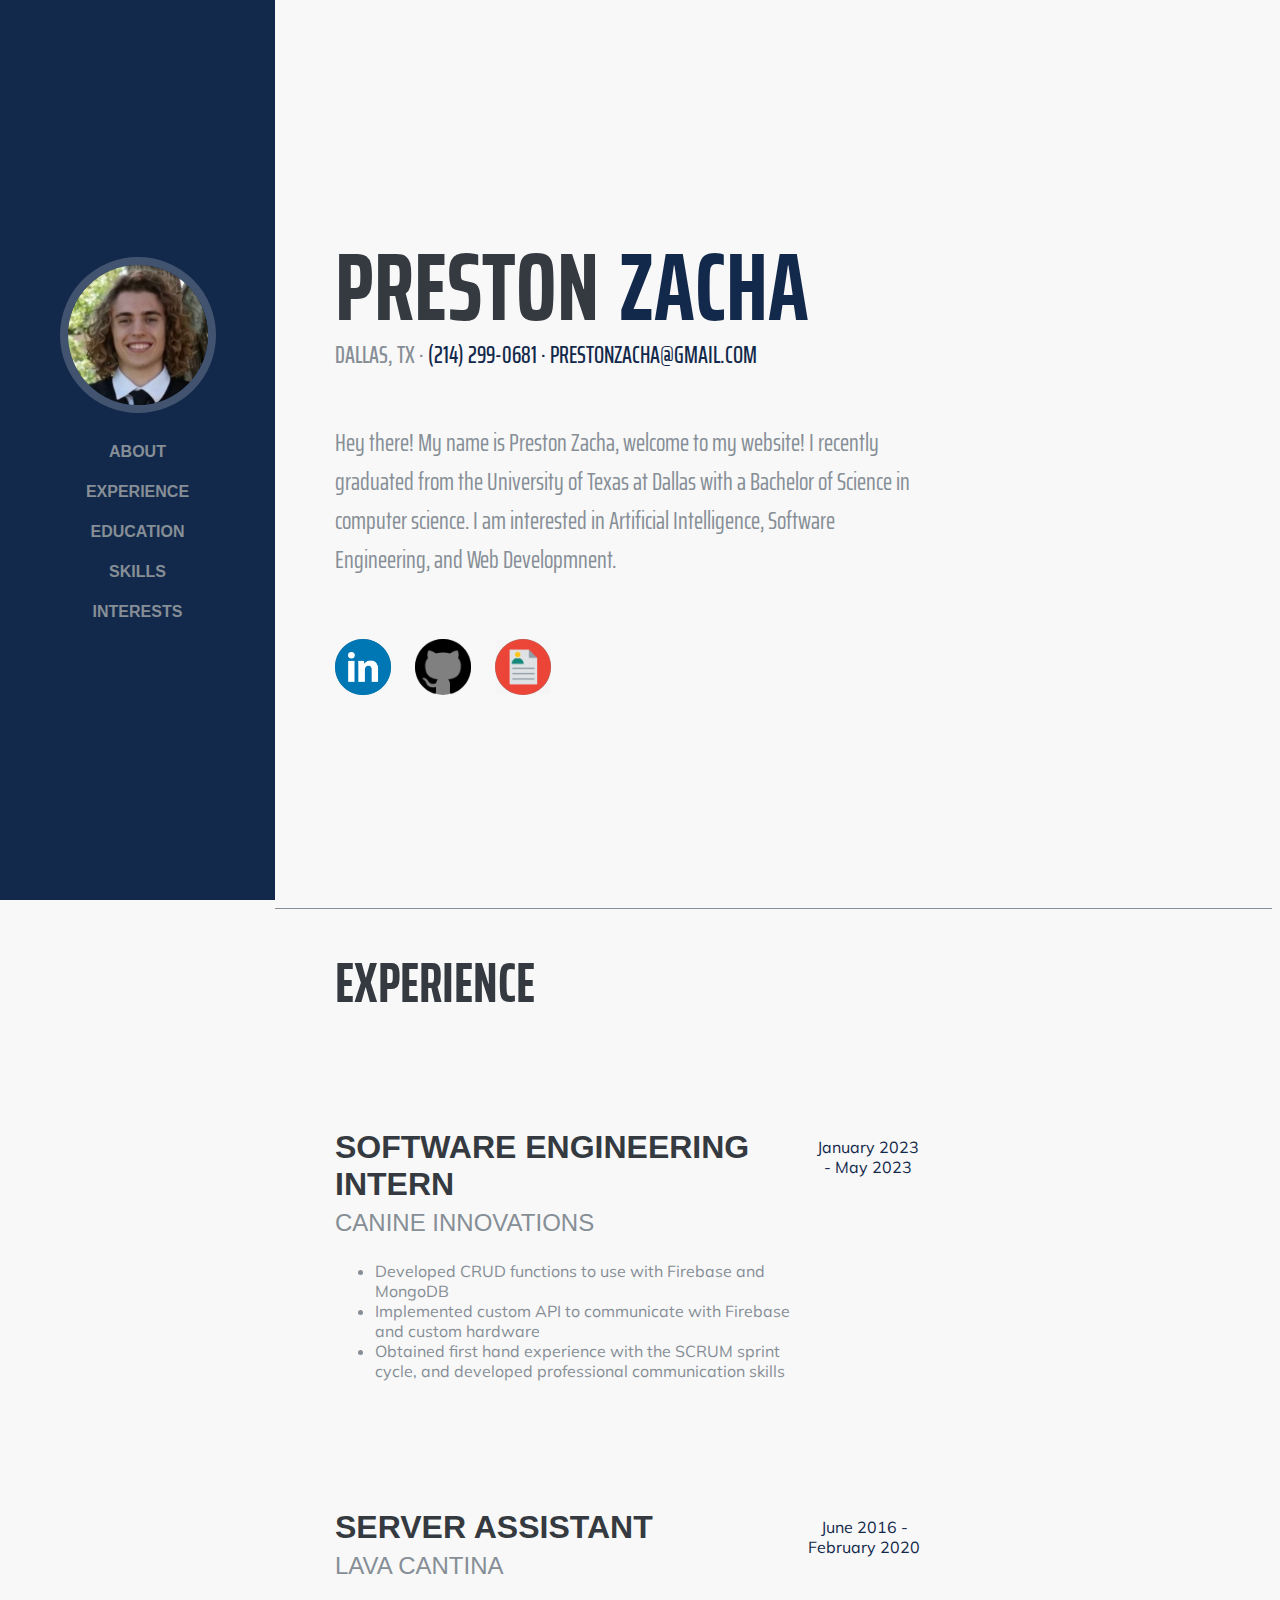
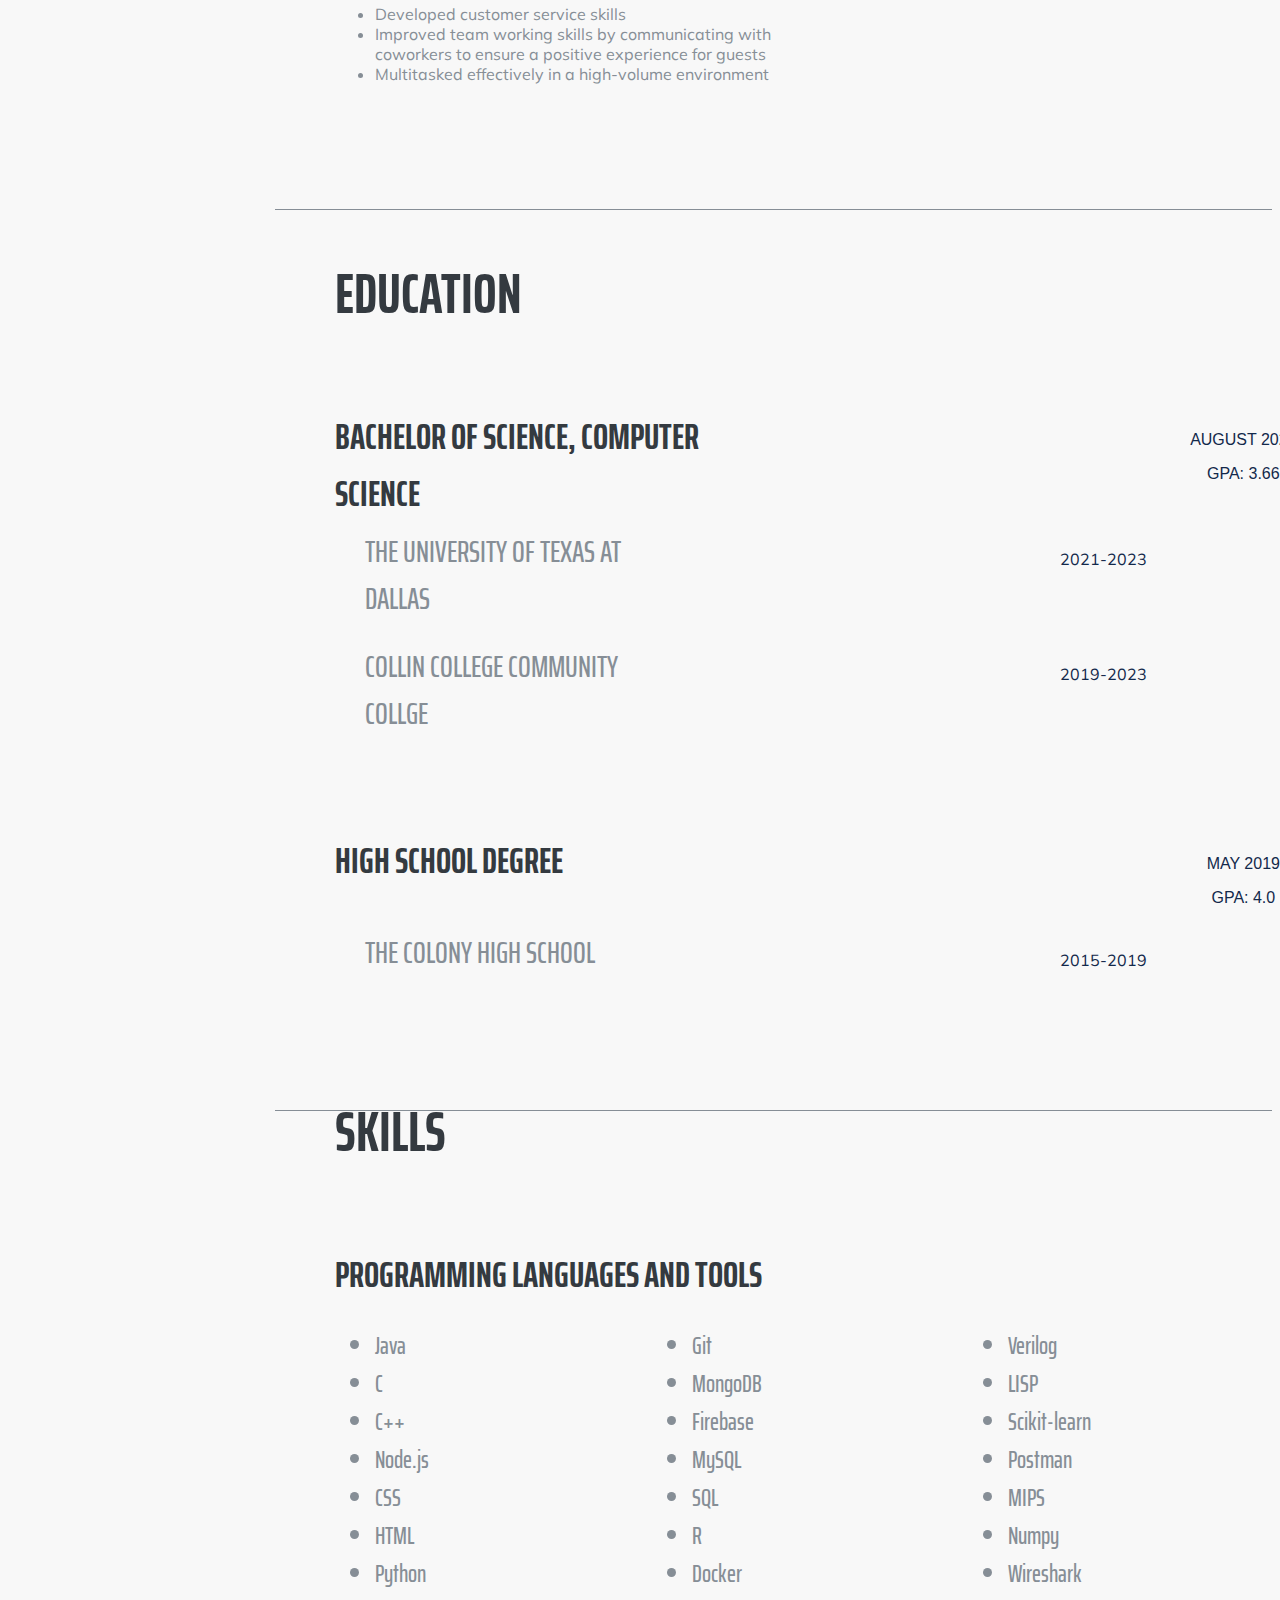
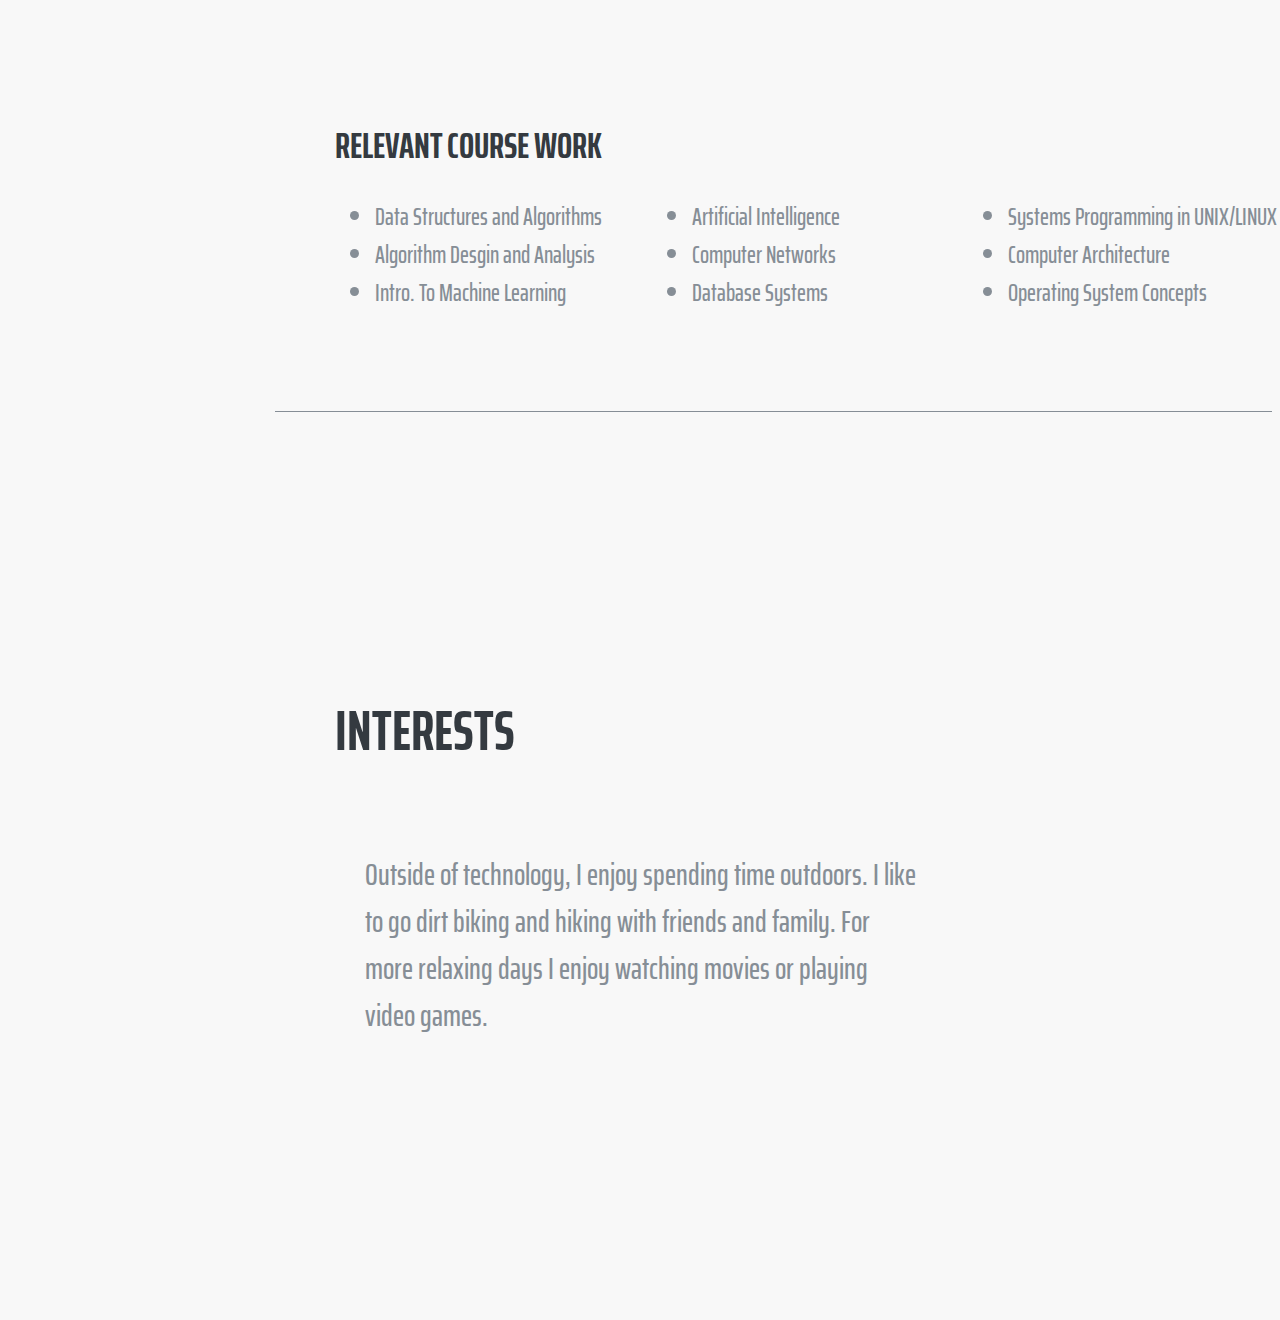
<file: index.html>
<!DOCTYPE html>
<html>

  <head>

    <title>
      Preston Zacha
    </title>

    <link href="https://fonts.googleapis.com/css?family=Saira+Extra+Condensed:500,700" rel="stylesheet">
    <link href="https://fonts.googleapis.com/css?family=Muli:400,400i,800,800i" rel="stylesheet">
    
    <link rel="stylesheet" href="styles/general.css">
    <link rel="stylesheet" href="styles/sidebar.css">
    <link rel="stylesheet" href="styles/about-style.css">
    <link rel="stylesheet" href="styles/experience-style.css">
    <link rel="stylesheet" href="styles/education-style.css">
    <link rel="stylesheet" href="styles/skills-style.css">
    <link rel="stylesheet" href="styles/interests-style.css">
  </head>

  <body>
    
    <div class="sidebar">
      <div class="sidebar-link-photo">
        <img class="photo" src="photo/1662756044302.jfif">
      </div>
      <div class="sidebar-link">
        ABOUT
      </div>
      <div class="sidebar-link">
        EXPERIENCE
      </div>
      <div class="sidebar-link">
        EDUCATION
      </div>
      <div class="sidebar-link">
        SKILLS
      </div>
      <div class="sidebar-link">
        INTERESTS
      </div>
    </div>

    <div class="about-wrapper">
      <div class="about" >
        <p class="name-container"> 
          <span class="first-name"> PRESTON </span>
          <span class="last-name"> ZACHA </span>
        </p>
        <p class="personal-info-location">
          DALLAS, TX &#183; 
          <span class="personal-info-contact"> 
            (214) 299-0681 &#183; PRESTONZACHA@GMAIL.COM
          </span> 
        </p>
        <p class="bio">
          Hey there! My name is Preston Zacha, welcome to my 
          website! I recently graduated from the University of 
          Texas at Dallas with a Bachelor of Science in computer 
          science. I am interested in Artificial Intelligence, 
          Software Engineering, and Web Developmnent.
  
        </p>
  
        <div class="icon-container">
          <a class="about-icons" href="https://www.linkedin.com/in/prestonzacha/" 
            target="_blank">
            <img src="social-icons/rdlinkedin.png">
            <div class="tooltip-linkedin">
              LinkedIn  
            </div>
          </a>
          <a class="about-icons" href="https://github.com/PrestonZ82" 
            target="_blank">
            <img src="social-icons/github.png">
            <div class="tooltip-github">
              GitHub  
            </div>
          </a>
          <a class="about-icons" href="https://prestonz82.github.io/PrestonZachaOfficialResume.pdf" 
            target="_blank">
            <img src="social-icons/resume.png">
            <div class="tooltip-resume">
              Resume  
            </div>
          </a>
        </div>
      </div>  
    </div>
    <div class="experience-wrapper">

      <div class="experience-header">
        EXPERIENCE 
      </div>
      
      <div class="experience">
        <div class="experience-info">
          <div class="experience-type">
            <p class="position">
              SOFTWARE ENGINEERING INTERN
            </p>
          </div>
          <div class="experience-company">
            <p class="company">
              CANINE INNOVATIONS
            </p>
          </div>
          <div class="experience-task">
            <ul>
              <li>
                Developed CRUD functions to use with Firebase and 
                MongoDB
              </li>
              <li>
                Implemented custom API to communicate with Firebase and 
                custom hardware
              </li>
              <li>
                Obtained first hand experience with the SCRUM sprint 
                cycle, and developed professional communication skills
              </li>
            </ul>
          </div>
        </div>
        <div class="experience-date">
          January 2023 - May 2023
        </div>
      </div>
        
      <div class="experience">
        <div class="experience-info">
          <div class="experience-type">
            <p class="position">
              SERVER ASSISTANT
            </p>
          </div>
          <div class="experience-company">
            <p class="company">
              LAVA CANTINA
            </p>
          </div>
          <div class="experience-task">
            <ul>
              <li>
                Developed customer service skills
              </li>
              <li>
                Improved team working skills by communicating with
                coworkers to ensure a positive experience for guests
              </li>
              <li>
                Multitasked effectively in a high-volume environment
              </li>
            </ul>
          </div>
        </div>
        <div class="experience-date">
          June 2016 - February 2020
        </div>
      </div>

    </div>
    <div class="education-wrapper">
      <div class="education-header">
        EDUCATION
      </div>

      <div class="education">
        <div class="education-degree">
          <div class="degree-name">
            BACHELOR OF SCIENCE, COMPUTER SCIENCE
          </div>
          <div class="degree-date">
            <p>
              AUGUST 2023
            </p>
            <p>
              GPA: 3.66
            </p>
          </div>
        </div>
        <div class="education-school">
          <div class="school">
            <div class="school-name">
              THE UNIVERSITY OF TEXAS AT DALLAS
            </div>
            <div class="school-date">
              2021-2023
            </div>
          </div>
          <div class="school">
            <div class="school-name">
              COLLIN COLLEGE COMMUNITY COLLGE
            </div>
            <div class="school-date">
              2019-2023
            </div>
          </div>
        </div>
      </div>

      <div class="education">
        <div class="education-degree">
          <div class="degree-name">
            HIGH SCHOOL DEGREE
          </div>
          <div class="degree-date">
            <p>
              MAY 2019
            </p>
            <p>
              GPA: 4.0
            </p>
          </div>
        </div>
        <div class="education-school">
          <div class="school">
            <div class="school-name">
              THE COLONY HIGH SCHOOL
            </div>
            <div class="school-date">
              2015-2019
            </div>
          </div>
        </div>
      </div>

    </div>

    <div class="skills-wrapper">
      <div class="skills-header">
        SKILLS
      </div>

      <div class="skills">
        <div class="section-header">
          PROGRAMMING LANGUAGES AND TOOLS
        </div>
        <div class="list-container">
          <div class="list">
            <ul>
              <li>
                Java
              </li>
              <li>
                C
              </li>
              <li>
                C++
              </li>
              <li>
                Node.js
              </li>
              <li>
                CSS
              </li>
              <li>
                HTML
              </li>
              <li>
                Python
              </li>
            </ul>
          </div>
          <div class="list">
            <ul>
              <li>
                Git
              </li>
              <li>
                MongoDB
              </li>
              <li>
                Firebase
              </li>
              <li>
                MySQL
              </li>
              <li>
                SQL
              </li>
              <li>
                R
              </li>
              <li>
                Docker
              </li>
            </ul>
          </div>
          <div class="list">
            <ul>
              <li>
                Verilog
              </li>
              <li>
                LISP
              </li>
              <li>
                Scikit-learn
              </li>
              <li>
                Postman
              </li>
              <li>
                MIPS
              </li>
              <li>
                Numpy
              </li>
              <li>
                Wireshark
              </li>
            </ul>
          </div>
        </div>
      </div>

      <div class="skills">
        <div class="section-header">
          RELEVANT COURSE WORK
        </div>
        <div class="list-container">
          <div class="list">
            <ul>
              <li>
                Data Structures and Algorithms
              </li>
              <li>
                Algorithm Desgin and Analysis
              </li>
              <li>
                Intro. To Machine Learning
              </li>
            </ul>
          </div>
          <div class="list">
            <ul>
              <li>
                Artificial Intelligence
              </li>
              <li>
                Computer Networks
              </li>
              <li>
                Database Systems
              </li>
            </ul>
          </div>
          <div class="list">
            <ul>
              <li>
                Systems Programming in UNIX/LINUX
              </li>
              <li>
                Computer Architecture
              </li>
              <li>
                Operating System Concepts
              </li>
            </ul>
          </div>
        </div>
      </div>
    </div>

    <div class="interests-wrapper">
      <div class="interests-header">
        INTERESTS
      </div>

      <div class="interests-container">
        <div class="interests-info">
          Outside of technology, I enjoy spending time outdoors. I like to go dirt biking and hiking with friends and family. For more relaxing days I enjoy watching movies or playing video games. 
        </div>
        <!-- *bottom section i would like to add later
        <div class="interests-bottom">
          <div class="interests-trip">
            <div class="photo">
              PHOTO HERE
            </div>
            <div class="photo-summary">
              Dirt biking on the Red River in Texas
            </div>
          </div>
          <div class="interests-trip">
            <div>
              <img class="photo-interests" src="photo/IMG_4944.jpg">
            </div>
            <div class="photo-summary">
              Reaching the summit of the tallest peak in Texas
            </div>
          </div>
        </div>
        -->
      </div>
    </div>

  </body>

  <!-- To Dos
  add media queries(so webpage can resize)
  finish interests section by adding in trips
  add clickable sections to the sidebars
  resolve font style errors
  -->
</html>
</file>
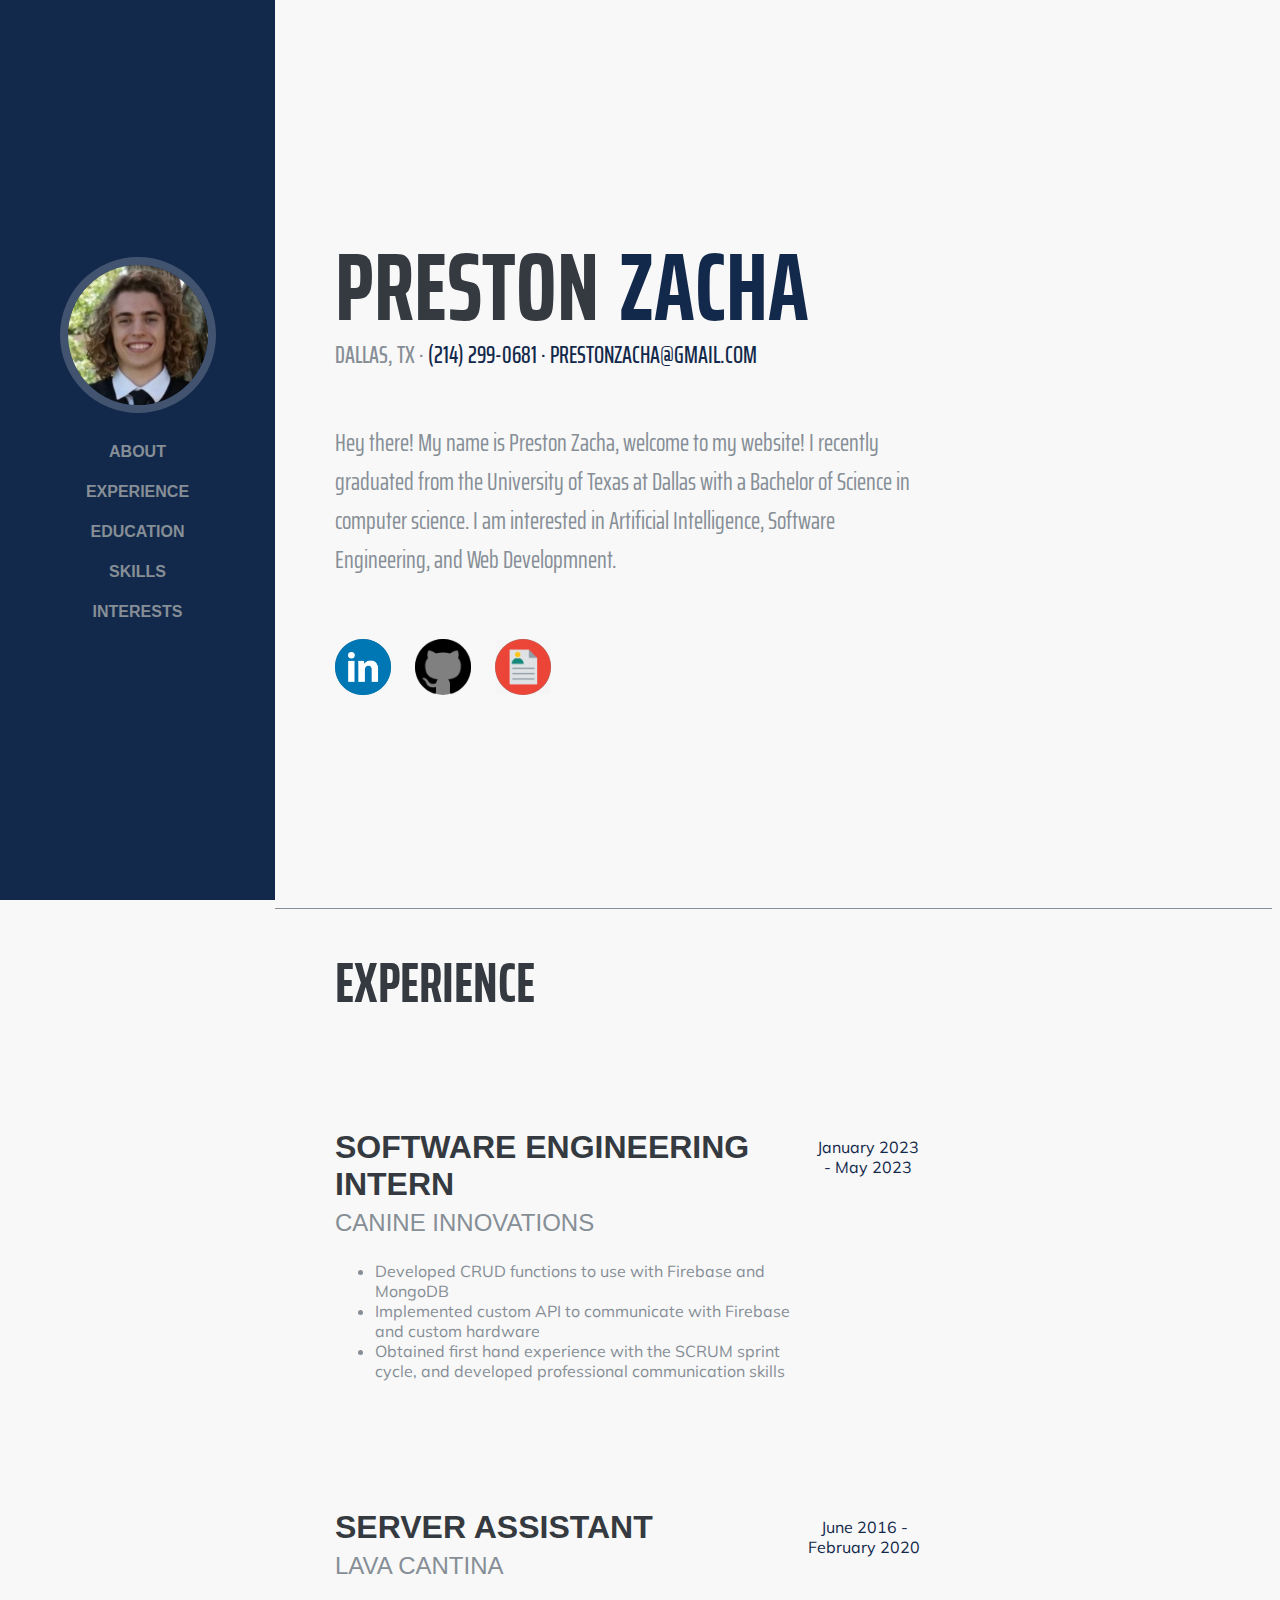
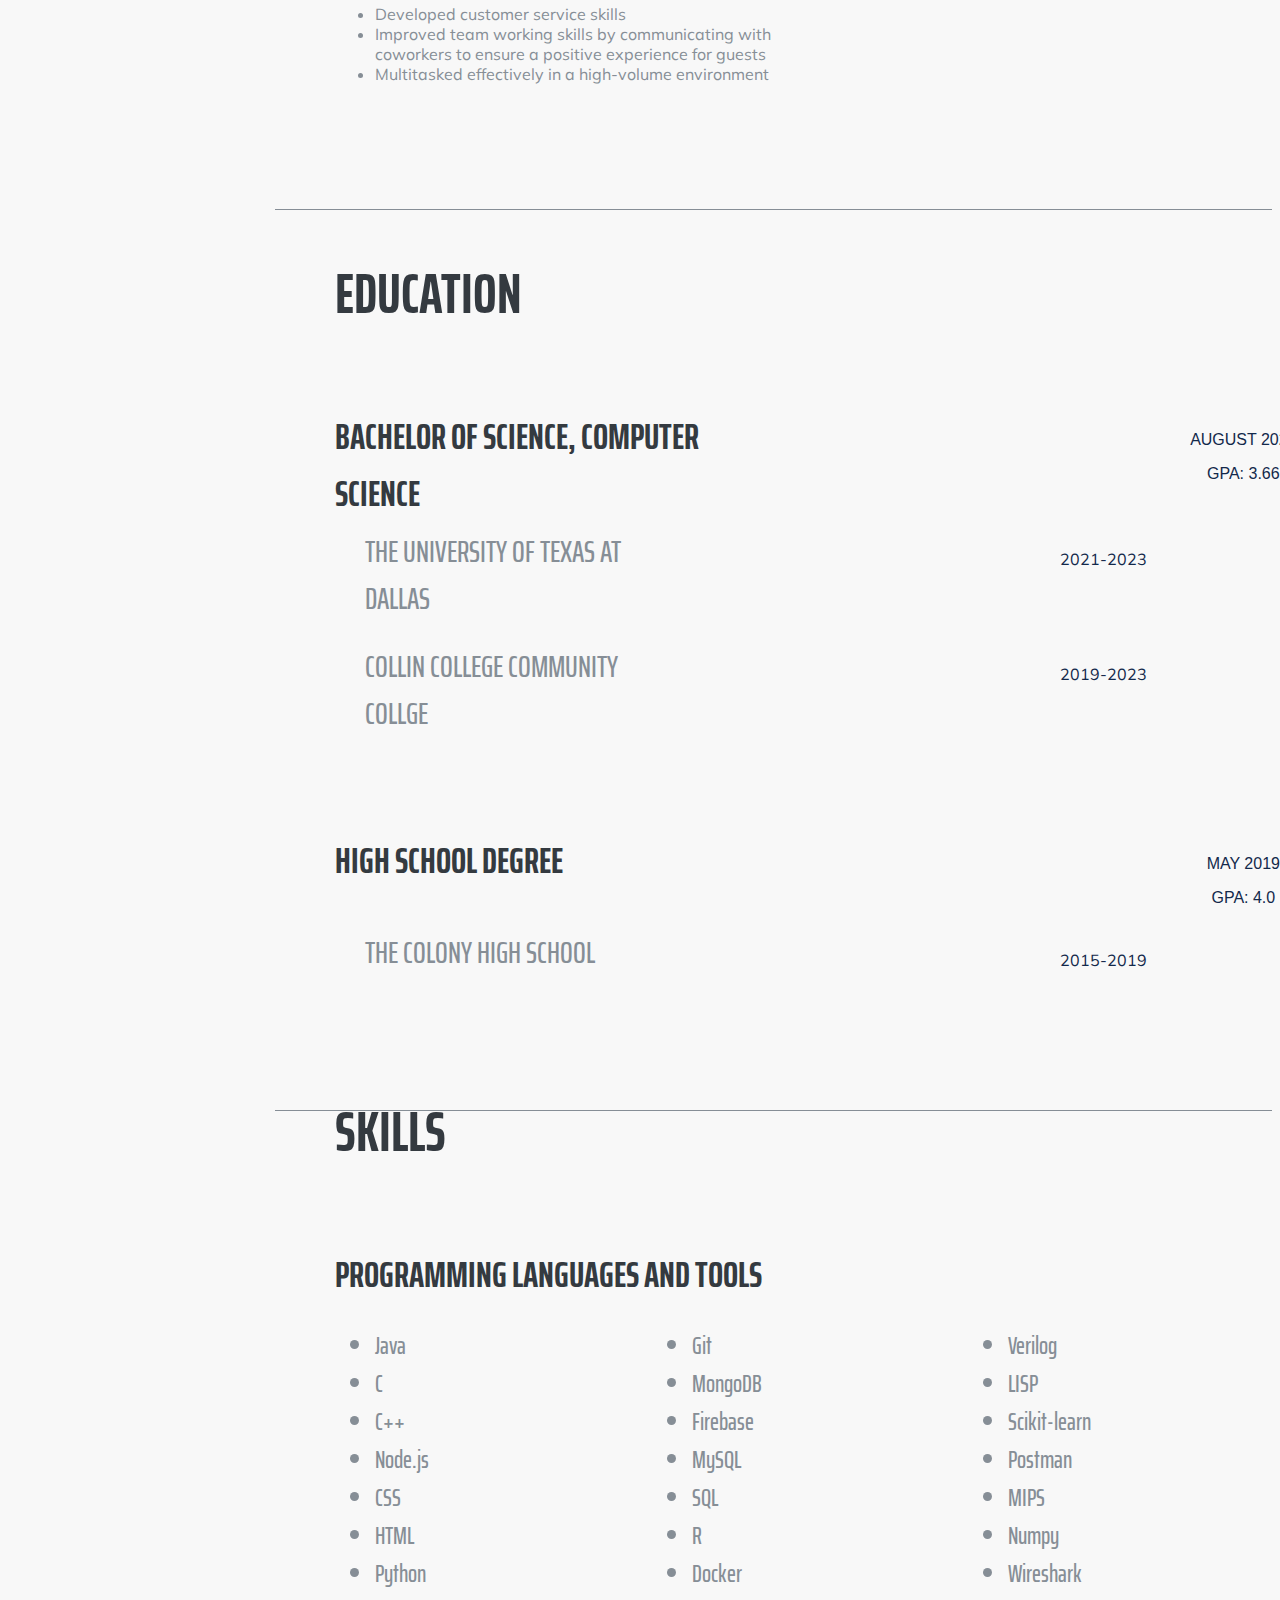
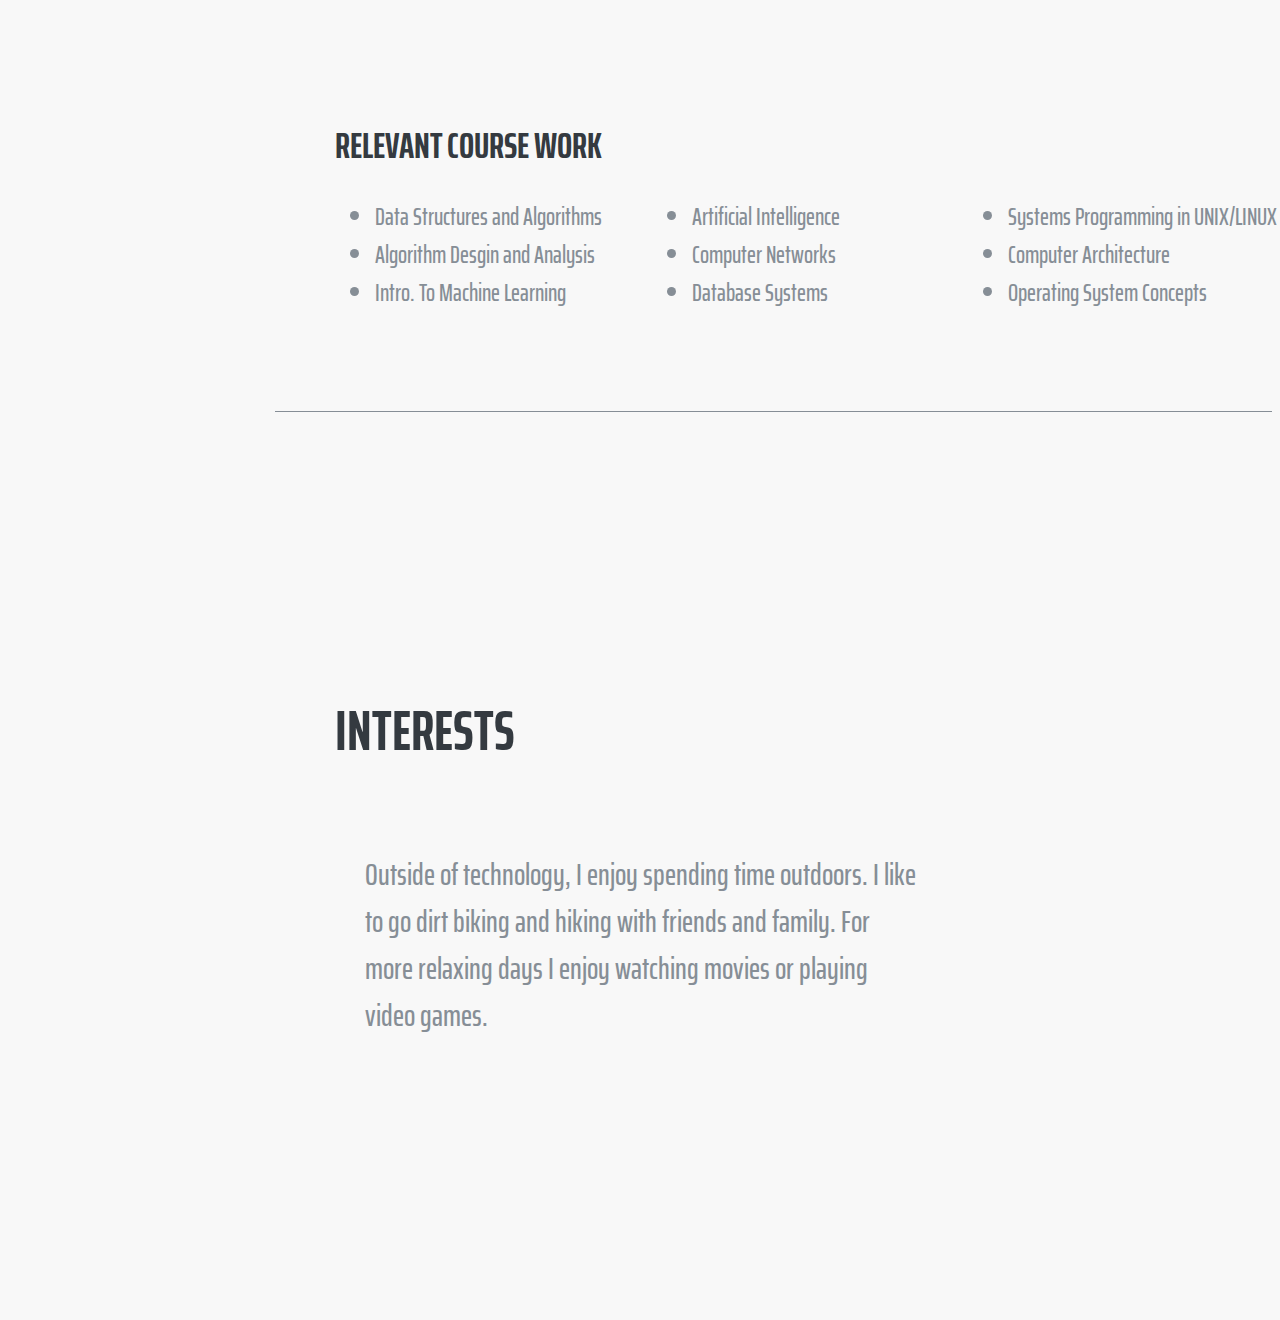
<file: portfolio.html>
<!DOCTYPE html>
<html>

  <head>

    <title>
      Preston Zacha
    </title>

    <link href="https://fonts.googleapis.com/css?family=Saira+Extra+Condensed:500,700" rel="stylesheet">
    <link href="https://fonts.googleapis.com/css?family=Muli:400,400i,800,800i" rel="stylesheet">
    
    <link rel="stylesheet" href="styles/general.css">
    <link rel="stylesheet" href="styles/sidebar.css">
    <link rel="stylesheet" href="styles/about-style.css">
    <link rel="stylesheet" href="styles/experience-style.css">
    <link rel="stylesheet" href="styles/education-style.css">
    <link rel="stylesheet" href="styles/skills-style.css">
    <link rel="stylesheet" href="styles/interests-style.css">
  </head>

  <body>
    
    <div class="sidebar">
      <div class="sidebar-link-photo">
        <img class="photo" src="photo/1662756044302.jfif">
      </div>
      <div class="sidebar-link">
        ABOUT
      </div>
      <div class="sidebar-link">
        EXPERIENCE
      </div>
      <div class="sidebar-link">
        EDUCATION
      </div>
      <div class="sidebar-link">
        SKILLS
      </div>
      <div class="sidebar-link">
        INTERESTS
      </div>
    </div>

    <div class="about-wrapper">
      <div class="about" >
        <p class="name-container"> 
          <span class="first-name"> PRESTON </span>
          <span class="last-name"> ZACHA </span>
        </p>
        <p class="personal-info-location">
          DALLAS, TX &#183; 
          <span class="personal-info-contact"> 
            (214) 299-0681 &#183; PRESTONZACHA@GMAIL.COM
          </span> 
        </p>
        <p class="bio">
          Hey there! My name is Preston Zacha, welcome to my 
          website! I recently graduated from the University of 
          Texas at Dallas with a Bachelor of Science in computer 
          science. I am interested in Artificial Intelligence, 
          Software Engineering, and Web Developmnent.
  
        </p>
  
        <div class="icon-container">
          <a class="about-icons" href="https://www.linkedin.com/in/prestonzacha/" 
            target="_blank">
            <img src="social-icons/rdlinkedin.png">
            <div class="tooltip-linkedin">
              LinkedIn  
            </div>
          </a>
          <a class="about-icons" href="https://github.com/PrestonZ82" 
            target="_blank">
            <img src="social-icons/github.png">
            <div class="tooltip-github">
              GitHub  
            </div>
          </a>
          <a class="about-icons" href="https://prestonz82.github.io/PrestonZachaOfficialResume.pdf" 
            target="_blank">
            <img src="social-icons/resume.png">
            <div class="tooltip-resume">
              Resume  
            </div>
          </a>
        </div>
      </div>  
    </div>
    <div class="experience-wrapper">

      <div class="experience-header">
        EXPERIENCE 
      </div>
      
      <div class="experience">
        <div class="experience-info">
          <div class="experience-type">
            <p class="position">
              SOFTWARE ENGINEERING INTERN
            </p>
          </div>
          <div class="experience-company">
            <p class="company">
              CANINE INNOVATIONS
            </p>
          </div>
          <div class="experience-task">
            <ul>
              <li>
                Developed CRUD functions to use with Firebase and 
                MongoDB
              </li>
              <li>
                Implemented custom API to communicate with Firebase and 
                custom hardware
              </li>
              <li>
                Obtained first hand experience with the SCRUM sprint 
                cycle, and developed professional communication skills
              </li>
            </ul>
          </div>
        </div>
        <div class="experience-date">
          January 2023 - May 2023
        </div>
      </div>
        
      <div class="experience">
        <div class="experience-info">
          <div class="experience-type">
            <p class="position">
              SERVER ASSISTANT
            </p>
          </div>
          <div class="experience-company">
            <p class="company">
              LAVA CANTINA
            </p>
          </div>
          <div class="experience-task">
            <ul>
              <li>
                Developed customer service skills
              </li>
              <li>
                Improved team working skills by communicating with
                coworkers to ensure a positive experience for guests
              </li>
              <li>
                Multitasked effectively in a high-volume environment
              </li>
            </ul>
          </div>
        </div>
        <div class="experience-date">
          June 2016 - February 2020
        </div>
      </div>

    </div>
    <div class="education-wrapper">
      <div class="education-header">
        EDUCATION
      </div>

      <div class="education">
        <div class="education-degree">
          <div class="degree-name">
            BACHELOR OF SCIENCE, COMPUTER SCIENCE
          </div>
          <div class="degree-date">
            <p>
              AUGUST 2023
            </p>
            <p>
              GPA: 3.66
            </p>
          </div>
        </div>
        <div class="education-school">
          <div class="school">
            <div class="school-name">
              THE UNIVERSITY OF TEXAS AT DALLAS
            </div>
            <div class="school-date">
              2021-2023
            </div>
          </div>
          <div class="school">
            <div class="school-name">
              COLLIN COLLEGE COMMUNITY COLLGE
            </div>
            <div class="school-date">
              2019-2023
            </div>
          </div>
        </div>
      </div>

      <div class="education">
        <div class="education-degree">
          <div class="degree-name">
            HIGH SCHOOL DEGREE
          </div>
          <div class="degree-date">
            <p>
              MAY 2019
            </p>
            <p>
              GPA: 4.0
            </p>
          </div>
        </div>
        <div class="education-school">
          <div class="school">
            <div class="school-name">
              THE COLONY HIGH SCHOOL
            </div>
            <div class="school-date">
              2015-2019
            </div>
          </div>
        </div>
      </div>

    </div>

    <div class="skills-wrapper">
      <div class="skills-header">
        SKILLS
      </div>

      <div class="skills">
        <div class="section-header">
          PROGRAMMING LANGUAGES AND TOOLS
        </div>
        <div class="list-container">
          <div class="list">
            <ul>
              <li>
                Java
              </li>
              <li>
                C
              </li>
              <li>
                C++
              </li>
              <li>
                Node.js
              </li>
              <li>
                CSS
              </li>
              <li>
                HTML
              </li>
              <li>
                Python
              </li>
            </ul>
          </div>
          <div class="list">
            <ul>
              <li>
                Git
              </li>
              <li>
                MongoDB
              </li>
              <li>
                Firebase
              </li>
              <li>
                MySQL
              </li>
              <li>
                SQL
              </li>
              <li>
                R
              </li>
              <li>
                Docker
              </li>
            </ul>
          </div>
          <div class="list">
            <ul>
              <li>
                Verilog
              </li>
              <li>
                LISP
              </li>
              <li>
                Scikit-learn
              </li>
              <li>
                Postman
              </li>
              <li>
                MIPS
              </li>
              <li>
                Numpy
              </li>
              <li>
                Wireshark
              </li>
            </ul>
          </div>
        </div>
      </div>

      <div class="skills">
        <div class="section-header">
          RELEVANT COURSE WORK
        </div>
        <div class="list-container">
          <div class="list">
            <ul>
              <li>
                Data Structures and Algorithms
              </li>
              <li>
                Algorithm Desgin and Analysis
              </li>
              <li>
                Intro. To Machine Learning
              </li>
            </ul>
          </div>
          <div class="list">
            <ul>
              <li>
                Artificial Intelligence
              </li>
              <li>
                Computer Networks
              </li>
              <li>
                Database Systems
              </li>
            </ul>
          </div>
          <div class="list">
            <ul>
              <li>
                Systems Programming in UNIX/LINUX
              </li>
              <li>
                Computer Architecture
              </li>
              <li>
                Operating System Concepts
              </li>
            </ul>
          </div>
        </div>
      </div>
    </div>

    <div class="interests-wrapper">
      <div class="interests-header">
        INTERESTS
      </div>

      <div class="interests-container">
        <div class="interests-info">
          Outside of technology, I enjoy spending time outdoors. I like to go dirt biking and hiking with friends and family. For more relaxing days I enjoy watching movies or playing video games. 
        </div>
        <!-- *bottom section i would like to add later
        <div class="interests-bottom">
          <div class="interests-trip">
            <div class="photo">
              PHOTO HERE
            </div>
            <div class="photo-summary">
              Dirt biking on the Red River in Texas
            </div>
          </div>
          <div class="interests-trip">
            <div>
              <img class="photo-interests" src="photo/IMG_4944.jpg">
            </div>
            <div class="photo-summary">
              Reaching the summit of the tallest peak in Texas
            </div>
          </div>
        </div>
        -->
      </div>
    </div>

  </body>

  <!-- To Dos
  add media queries(so webpage can resize)
  finish interests section by adding in trips
  add clickable sections to the sidebars
  resolve font style errors
  -->
</html>
</file>
<file: styles/general.css>
body{
  margin-left: 275px;
  background-color: rgb(248,248,248);
}
p{
  font-family: sans-serif;
}
</file>
<file: styles/sidebar.css>
.sidebar{
    position: fixed;
    top: 0px;
    bottom: 0px;
    left: 0px;
    width: 275px;
    background-color: #13294B;
    display: flex;
    flex-direction: column;
    align-items: center;
    justify-content: center;
    z-index: 1;
}

.photo{
    height: 140px;
    border-radius: 70px;
    border-width: 5px;
    border-color: black;
    margin: 0;
    display: block;
}

.sidebar-link-photo{
    border: 8px solid rgba(255,255,255,.2);
    border-radius: 1000px;
    margin-bottom: 30px;
}
.sidebar-link{
    height: 40px;
    color: #868e96;
    min-width: 40px;
    justify-content: space-between;
    flex-shrink: 0;
    font-family: sans-serif;
    font-weight: 700;
    cursor: pointer;
}
.sidebar-link:hover{
    color: lightgray;
}
</file>
<file: styles/about-style.css>
.about-wrapper{
    border-bottom: 1px solid #868e96;
}
.about{
   padding-left: 60px;
   padding-right: 350px;
   height: 100vh;
   display: flex;
   flex-direction: column;
   justify-content: center;
}
.name-container{
    display: flex;
    font-family: 'Saira Extra Condensed'
    ,-apple-system,BlinkMacSystemFont,'Segoe UI'
    ,Roboto,'Helvetica Neue',Arial,sans-serif,
    'Apple Color Emoji','Segoe UI Emoji','Segoe UI Symbol'
    ,'Noto Color Emoji';
    font-weight: 700;
    font-size: 96px;
    line-height: 1px;
    margin-bottom: 25px;
}
.first-name{
    color: #343a40;
    margin-right: 20px;
}
.last-name{
    color: #13294B;
}
.personal-info-location{
    font-family: 'Saira Extra Condensed'
    ,-apple-system,BlinkMacSystemFont,'Segoe UI'
    ,Roboto,'Helvetica Neue',Arial,sans-serif,
    'Apple Color Emoji','Segoe UI Emoji','Segoe UI Symbol'
    ,'Noto Color Emoji';
    font-size: 24px;
    font-weight: 500;
    color: #868e96;
    min-width: 510px;
}
.personal-info-contact{
    color: #13294B;
}
.bio{
    font-family: 'Saira Extra Condensed'
    ,-apple-system,BlinkMacSystemFont,'Segoe UI'
    ,Roboto,'Helvetica Neue',Arial,sans-serif,
    'Apple Color Emoji','Segoe UI Emoji','Segoe UI Symbol'
    ,'Noto Color Emoji';
    font-size: 25px;
    font-weight: 1px;
    color: #868e96;
    margin-bottom: 60px;
    min-width: 510px;
    max-width: 1125px;
}
.about-icons{
    display: inline-block;
    text-decoration: none;
    text-align: center;
    line-height: 0;
    margin-right: 20px;
    background-color: gray;
    height: 56px;
    width: 56px;
    border-radius: 32px;
    transition: opacity .3s;
}
.about-icons .tooltip-linkedin,
.about-icons .tooltip-github,
.about-icons .tooltip-resume{
    font-family:'Franklin Gothic Medium', 'Arial Narrow', Arial, sans-serif;
    background-color: gray;
    color: white;
    font-size: 12px;
    margin-top: 10px;
    padding-top: 13px;
    padding-bottom: 13px;
    padding-left: 8px;
    padding-right: 8px;
    border-radius: 4px;
    pointer-events: none;
    opacity: 0;
    transition: opacity 0.15s;
    bottom: 210px;
}
.about-icons:hover .tooltip-linkedin,
.about-icons:hover .tooltip-github,
.about-icons:hover .tooltip-resume{
    opacity: 1;
}
.about-icons img{
    margin-top: 0px;
    height: 56px;
}
.about-icons:hover{
    opacity: 0.75;
}
.icon-container{
    min-width: 500px;
}
</file>
<file: styles/experience-style.css>
.experience-wrapper{
   padding-left: 60px;
   padding-right: 350px;
   height: 100vh;
   display: flex;
   flex-direction: column;
   justify-content: center;
   border-bottom: 1px solid #868e96;
   min-width: 1500;
}
.experience{
    display: flex;
    padding-bottom: 80px;
    min-width: 500px;
}
.experience-header{
    font-weight: 700;
    color: #343a40;
    font-size: 56px;
    padding-bottom: 70px;
    font-family: 'Saira Extra Condensed',-apple-system,
    BlinkMacSystemFont,'Segoe UI',Roboto,'Helvetica Neue',Arial,
    sans-serif,'Apple Color Emoji','Segoe UI Emoji',
    'Segoe UI Symbol','Noto Color Emoji';
}
.dot{
    font-size: 100px;
}
.experience-type{
    color: #343a40;
    font-size: 32px;
    font-family: 'Saira Extra Condensed',-apple-system,
    BlinkMacSystemFont,'Segoe UI',Roboto,'Helvetica Neue',
    Arial,sans-serif,'Apple Color Emoji','Segoe UI Emoji',
    'Segoe UI Symbol','Noto Color Emoji';
    font-weight: 700;
    margin-bottom: 0px;
}
.position{
    margin-bottom: 0px;
}
.experience-company{
    color: #868e96;
    font-weight: 500;
    font-family: 'Saira Extra Condensed',-apple-system,
    BlinkMacSystemFont,'Segoe UI',Roboto,'Helvetica Neue',Arial,
    sans-serif,'Apple Color Emoji','Segoe UI Emoji',
    'Segoe UI Symbol','Noto Color Emoji';
    font-size: 24px;
    margin-top: 6px;
}
.company{
    margin-top: 0px;
}
.experience-task{
    color: #868e96;
    font-family: Muli,-apple-system,BlinkMacSystemFont,'Segoe UI',
    Roboto,'Helvetica Neue',Arial,sans-serif,'Apple Color Emoji',
    'Segoe UI Emoji','Segoe UI Symbol','Noto Color Emoji';
    font-weight: 400;
}
.experience-date{
    text-align: center;
    vertical-align: top;
    padding-top: 40px;
    color: #13294B;
    font-family: Muli,-apple-system,BlinkMacSystemFont,'Segoe UI',
    Roboto,'Helvetica Neue',Arial,sans-serif,'Apple Color Emoji',
    'Segoe UI Emoji','Segoe UI Symbol','Noto Color Emoji';
}
</file>
<file: styles/education-style.css>
.education-wrapper{
    padding-left: 60px;
    padding-right: 350px;
    height: 100vh;
    display: flex;
    flex-direction: column;
    justify-content: center;
    border-bottom: 1px solid #868e96;
 }
 .education-header{
    font-weight: 700;
    color: #343a40;
    font-size: 56px;
    padding-bottom: 70px;
    font-family: 'Saira Extra Condensed',-apple-system,
    BlinkMacSystemFont,'Segoe UI',Roboto,'Helvetica Neue',Arial,
    sans-serif,'Apple Color Emoji','Segoe UI Emoji',
    'Segoe UI Symbol','Noto Color Emoji';
 }
 .education{
   margin-bottom: 80px;
   min-width: 1000px;
 }
 .education-degree{
    display: flex;
 }
 .degree-name{
   flex: 2;
    color: #343a40;
    font-size: 36px;
    font-family: 'Saira Extra Condensed',-apple-system,
    BlinkMacSystemFont,'Segoe UI',Roboto,'Helvetica Neue',
    Arial,sans-serif,'Apple Color Emoji','Segoe UI Emoji',
    'Segoe UI Symbol','Noto Color Emoji';
    font-weight: 700;
    margin-bottom: 0px;
 }
 .degree-date{
   flex: 1;
    text-align: center;
    vertical-align: top;
    color: #13294B;
    padding-top: 7px;
    font-family: Muli,-apple-system,BlinkMacSystemFont,'Segoe UI',
    Roboto,'Helvetica Neue',Arial,sans-serif,'Apple Color Emoji',
    'Segoe UI Emoji','Segoe UI Symbol','Noto Color Emoji';
    margin-left: 450px;
 }
 .school{
    display: flex;
    margin-bottom: 15px;
 }
 .school-name{
    color: #868e96;
    font-weight: 500;
    font-family: 'Saira Extra Condensed',-apple-system,
    BlinkMacSystemFont,'Segoe UI',Roboto,'Helvetica Neue',Arial,
    sans-serif,'Apple Color Emoji','Segoe UI Emoji',
    'Segoe UI Symbol','Noto Color Emoji';
    font-size: 30px;
    margin-top: 6px;
    margin-left: 30px;
    flex: 1;
 }
 .school-date{
   flex: 1;
    text-align: left;
    color: #13294B;
    padding-top: 27px;
    font-family: Muli,-apple-system,BlinkMacSystemFont,'Segoe UI',
    Roboto,'Helvetica Neue',Arial,sans-serif,'Apple Color Emoji',
    'Segoe UI Emoji','Segoe UI Symbol','Noto Color Emoji';
    margin-left: 420px;
 }
</file>
<file: styles/skills-style.css>
.skills-wrapper{
    padding-left: 60px;
    padding-right: 350px;
    height: 100vh;
    display: flex;
    flex-direction: column;
    justify-content: center;
    border-bottom: 1px solid #868e96;
}
.skills-header{
    font-weight: 700;
    color: #343a40;
    font-size: 56px;
    padding-bottom: 70px;
    font-family: 'Saira Extra Condensed',-apple-system,
    BlinkMacSystemFont,'Segoe UI',Roboto,'Helvetica Neue',Arial,
    sans-serif,'Apple Color Emoji','Segoe UI Emoji',
    'Segoe UI Symbol','Noto Color Emoji';
}
.skills{
    margin-bottom: 100px;
    min-width: 950px;
}
.section-header{
    color: #343a40;
    font-size: 36px;
    font-family: 'Saira Extra Condensed',-apple-system,
    BlinkMacSystemFont,'Segoe UI',Roboto,'Helvetica Neue',
    Arial,sans-serif,'Apple Color Emoji','Segoe UI Emoji',
    'Segoe UI Symbol','Noto Color Emoji';
    font-weight: 700;
    margin-bottom: 0px;
}
.list-container{
    display: flex;
}
.list{
    flex: 1;
    color: #868e96;
    font-weight: 500;
    font-family: 'Saira Extra Condensed',-apple-system,
    BlinkMacSystemFont,'Segoe UI',Roboto,'Helvetica Neue',Arial,
    sans-serif,'Apple Color Emoji','Segoe UI Emoji',
    'Segoe UI Symbol','Noto Color Emoji';
    font-size: 24px;
}
</file>
<file: styles/interests-style.css>
.interests-wrapper{
    padding-left: 60px;
    padding-right: 350px;
    height: 100vh;
    display: flex;
    flex-direction: column;
    justify-content: center;
 }
 .interests-bottom{
    display: flex;
    justify-content: space-between;
 }
 .interests-trip{
    display: flex;
    flex: 1;
 }
 .interests-header{
   font-weight: 700;
    color: #343a40;
    font-size: 56px;
    padding-bottom: 70px;
    font-family: 'Saira Extra Condensed',-apple-system,
    BlinkMacSystemFont,'Segoe UI',Roboto,'Helvetica Neue',Arial,
    sans-serif,'Apple Color Emoji','Segoe UI Emoji',
    'Segoe UI Symbol','Noto Color Emoji';
 }
 .interests-info{
   color: #868e96;
    font-weight: 500;
    font-family: 'Saira Extra Condensed',-apple-system,
    BlinkMacSystemFont,'Segoe UI',Roboto,'Helvetica Neue',Arial,
    sans-serif,'Apple Color Emoji','Segoe UI Emoji',
    'Segoe UI Symbol','Noto Color Emoji';
    font-size: 30px;
    margin-top: 6px;
    margin-left: 30px;
    flex: 1;
    min-width: 500px;
 }
</file>
